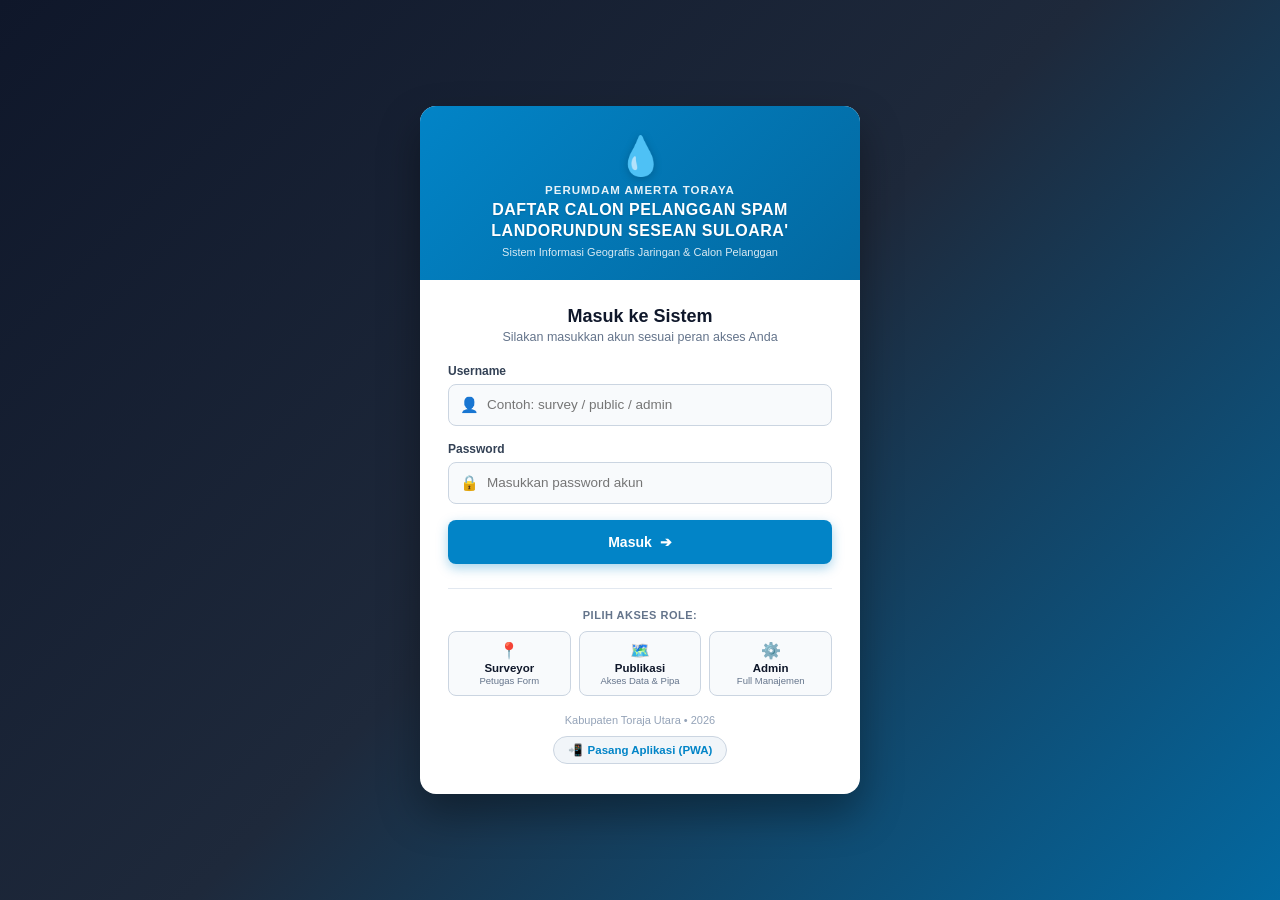
<file: cetak_data.html>
<!DOCTYPE html>
<html lang="id">
<head>
  <meta charset="UTF-8">
  <meta name="viewport" content="width=device-width, initial-scale=1.0">
  <title>Daftar Calon Pelanggan SPAM Landorundun Sesean Suloara'</title>

  <!-- Konfigurasi Project & Auth Guard -->
  <script src="js/config.js"></script>
  <script src="js/auth.js"></script>

  <!-- PWA & Mobile Web App Meta -->
  <link rel="manifest" href="manifest.json" />
  <meta name="theme-color" content="#0284c7" />
  <meta name="apple-mobile-web-app-capable" content="yes" />
  <meta name="apple-mobile-web-app-status-bar-style" content="default" />
  <meta name="apple-mobile-web-app-title" content="SPAM Landorundun" />

  <!-- Icons & Favicon -->
  <link rel="icon" type="image/svg+xml" href="assets/icons/icon.svg" />
  <link rel="icon" type="image/png" sizes="32x32" href="assets/icons/favicon-32x32.png" />
  <link rel="icon" type="image/png" sizes="16x16" href="assets/icons/favicon-16x16.png" />
  <link rel="apple-touch-icon" sizes="180x180" href="assets/icons/apple-touch-icon.png" />

  <!-- Open Graph (Facebook, WhatsApp, Telegram, LinkedIn) -->
  <meta property="og:type" content="website" />
  <meta property="og:title" content="Daftar Calon Pelanggan SPAM Landorundun Sesean Suloara' — PERUMDAM Amerta Toraya" />
  <meta property="og:description" content="Sistem Informasi Geografis (GIS) pemetaan sebaran calon pelanggan, analisis elevasi topografi, dan rute pipa distribusi air minum PERUMDAM Amerta Toraya." />
  <meta property="og:image" content="assets/icons/og-image.png" />
  <meta property="og:image:type" content="image/png" />
  <meta property="og:image:width" content="1200" />
  <meta property="og:image:height" content="630" />
  <meta property="og:image:alt" content="Daftar Calon Pelanggan SPAM Landorundun Sesean Suloara' — PERUMDAM Amerta Toraya" />

  <!-- Twitter Cards -->
  <meta name="twitter:card" content="summary_large_image" />
  <meta name="twitter:title" content="Daftar Calon Pelanggan SPAM Landorundun Sesean Suloara' — PERUMDAM Amerta Toraya" />
  <meta name="twitter:description" content="Sistem Informasi Geografis (GIS) pemetaan sebaran calon pelanggan, analisis elevasi topografi, dan rute pipa distribusi air minum PERUMDAM Amerta Toraya." />
  <meta name="twitter:image" content="assets/icons/og-image.png" />

  <!-- PWA Helper Script -->
  <script src="js/pwa.js" defer></script>

  <style>
    :root {
      --primary: #0284c7;
      --primary-hover: #0369a1;
      --bg: #f8fafc;
      --text: #1e293b;
      --text-muted: #64748b;
      --border: #cbd5e1;
    }

    * {
      box-sizing: border-box;
      margin: 0;
      padding: 0;
      font-family: -apple-system, BlinkMacSystemFont, "Segoe UI", Roboto, Arial, sans-serif;
    }

    body {
      background-color: var(--bg);
      color: var(--text);
      line-height: 1.5;
    }

    /* ==========================================
       NAVIGASI MENU
       ========================================== */
    .app-navbar {
      background: #ffffff;
      border-bottom: 1px solid #e2e8f0;
      padding: 0 16px;
      position: sticky;
      top: 0;
      z-index: 1000;
      box-shadow: 0 1px 4px rgba(0,0,0,0.04);
    }

    .nav-container {
      max-width: 1200px;
      margin: 0 auto;
      display: flex;
      justify-content: space-between;
      align-items: center;
      height: 56px;
    }

    .nav-brand {
      display: flex;
      align-items: center;
      gap: 8px;
      font-weight: 700;
      font-size: 16px;
      color: var(--primary);
    }

    .nav-links {
      display: flex;
      gap: 6px;
    }

    .nav-item {
      text-decoration: none;
      padding: 8px 14px;
      border-radius: 8px;
      font-size: 13px;
      font-weight: 600;
      color: #64748b;
      transition: all 0.15s ease;
      display: flex;
      align-items: center;
      gap: 6px;
    }

    .nav-item:hover {
      color: var(--primary);
      background-color: #f1f5f9;
    }

    .nav-item.active {
      color: var(--primary);
      background-color: #e0f2fe;
    }

    /* ==========================================
       KONTROL ATAS (HANYA LAYAR)
       ========================================== */
    .controls-bar {
      max-width: 1200px;
      margin: 20px auto 14px auto;
      padding: 0 16px;
      display: flex;
      flex-wrap: wrap;
      justify-content: space-between;
      align-items: center;
      gap: 12px;
    }

    .realtime-indicator {
      display: flex;
      align-items: center;
      gap: 8px;
      font-size: 13px;
      color: var(--text-muted);
    }

    .pulse-dot {
      width: 8px;
      height: 8px;
      background: #22c55e;
      border-radius: 50%;
      animation: pulseAnim 2s infinite;
    }

    @keyframes pulseAnim {
      0%, 100% { opacity: 1; transform: scale(1); }
      50% { opacity: 0.35; transform: scale(0.85); }
    }

    .action-buttons {
      display: flex;
      gap: 8px;
    }

    .btn {
      display: inline-flex;
      align-items: center;
      gap: 6px;
      padding: 8px 16px;
      border-radius: 8px;
      font-size: 13px;
      font-weight: 600;
      cursor: pointer;
      border: 1.5px solid transparent;
      transition: all 0.15s ease;
    }

    .btn-refresh {
      background: #ffffff;
      border-color: var(--border);
      color: var(--text);
    }
    .btn-refresh:hover {
      border-color: var(--primary);
      color: var(--primary);
    }

    .btn-csv {
      background: #059669;
      color: #ffffff;
    }
    .btn-csv:hover {
      background: #047857;
    }

    .btn-print {
      background: var(--primary);
      color: #ffffff;
    }
    .btn-print:hover {
      background: var(--primary-hover);
    }

    /* ==========================================
       FILTER PENCARIAN (HANYA LAYAR)
       ========================================== */
    .filter-bar {
      max-width: 1200px;
      margin: 0 auto 16px auto;
      padding: 0 16px;
      display: flex;
      gap: 10px;
      flex-wrap: wrap;
    }

    .filter-input {
      flex: 1;
      min-width: 260px;
      padding: 9px 14px;
      border: 1.5px solid var(--border);
      border-radius: 8px;
      font-size: 13px;
      background: #ffffff;
      color: var(--text);
      outline: none;
      transition: border-color 0.15s;
    }
    .filter-input:focus {
      border-color: var(--primary);
    }

    .filter-select {
      padding: 9px 14px;
      border: 1.5px solid var(--border);
      border-radius: 8px;
      font-size: 13px;
      background: #ffffff;
      color: var(--text);
      outline: none;
      cursor: pointer;
    }

    /* ==========================================
       RINGKASAN DATA
       ========================================== */
    .data-summary {
      display: flex;
      gap: 12px;
      margin-bottom: 16px;
      flex-wrap: wrap;
    }

    .summary-card {
      background: #f0f9ff;
      border: 1px solid #bae6fd;
      border-radius: 8px;
      padding: 8px 16px;
      font-size: 12.5px;
      color: #0369a1;
    }

    .summary-card strong {
      color: var(--primary);
      font-size: 17px;
      display: block;
    }

    /* ==========================================
       LEMBAR KERTAS CETAK
       ========================================== */
    .paper-container {
      max-width: 1200px;
      margin: 0 auto 40px auto;
      padding: 0 16px;
    }

    .sheet-paper {
      background: #ffffff;
      border: 1px solid var(--border);
      border-radius: 10px;
      padding: 24px 28px;
      box-shadow: 0 2px 8px rgba(0,0,0,0.06);
    }

    /* Kop Laporan Resmi */
    .report-header {
      text-align: center;
      padding-bottom: 14px;
      border-bottom: 2.5px solid #0f172a;
      margin-bottom: 16px;
    }

    .report-header h1 {
      font-size: 16px;
      font-weight: 900;
      text-transform: uppercase;
      color: #0f172a;
      letter-spacing: 0.5px;
      line-height: 1.3;
    }

    .report-header .instansi {
      font-size: 13.5px;
      font-weight: 800;
      color: #0284c7;
      margin-top: 4px;
      text-transform: uppercase;
    }

    .report-header h2 {
      font-size: 11.5px;
      font-weight: 600;
      color: #64748b;
      margin-top: 3px;
    }

    /* ==========================================
       TABEL DATA
       ========================================== */
    .table-wrapper {
      width: 100%;
      overflow-x: auto;
    }

    .print-table {
      width: 100%;
      border-collapse: collapse;
      font-size: 12px;
    }

    .print-table th {
      background: #e2e8f0;
      color: #1e293b;
      font-weight: 700;
      padding: 9px 10px;
      text-align: left;
      border: 1px solid #cbd5e1;
      font-size: 11.5px;
    }

    .print-table td {
      padding: 8px 10px;
      border: 1px solid #e2e8f0;
      vertical-align: top;
    }

    .print-table tr:nth-child(even) td {
      background-color: #f8fafc;
    }

    .print-table tr:hover td {
      background-color: #f0f9ff;
    }

    .col-center {
      text-align: center;
    }

    .mono {
      font-family: 'Courier New', Courier, monospace;
      font-size: 11px;
    }

    .status-box {
      text-align: center;
      padding: 24px;
      color: #64748b;
      font-style: italic;
    }


    /* ==========================================
       PRINT STYLES (CETAK DOKUMEN LAPORAN)
       ========================================== */
    @media print {
      @page {
        size: A4 landscape;
        margin: 12mm 10mm;
      }

      *, *::before, *::after {
        -webkit-print-color-adjust: exact !important;
        print-color-adjust: exact !important;
      }

      .no-print,
      .app-navbar,
      .controls-bar,
      .filter-bar,
      .data-summary {
        display: none !important;
      }

      body {
        background: #ffffff !important;
      }

      .paper-container {
        max-width: 100% !important;
        margin: 0 !important;
        padding: 0 !important;
      }

      .sheet-paper {
        border: none !important;
        border-radius: 0 !important;
        box-shadow: none !important;
        padding: 0 !important;
      }

      .report-header {
        margin-bottom: 12px !important;
        padding-bottom: 8px !important;
      }

      .report-header h1 {
        font-size: 13.5px !important;
      }

      .report-header .instansi {
        font-size: 12px !important;
      }

      .report-header h2 {
        font-size: 10px !important;
      }

      .table-wrapper {
        width: 100% !important;
      }

      .print-table {
        page-break-inside: auto !important;
        font-size: 10px !important;
        width: 100% !important;
      }

      .print-table thead {
        display: table-header-group !important; /* Header berulang di setiap lembar */
      }

      .print-table tr {
        page-break-inside: avoid !important;
        page-break-after: auto !important;
      }

      .print-table th {
        background-color: #e2e8f0 !important;
        font-size: 10px !important;
        padding: 5px 7px !important;
        border: 1px solid #94a3b8 !important;
      }

      .print-table td {
        padding: 5px 7px !important;
        font-size: 9.5px !important;
        border: 1px solid #cbd5e1 !important;
      }

      .print-table tr:nth-child(even) td {
        background-color: #f8fafc !important;
      }

    }
  </style>
</head>
<body>

  <!-- Navigasi Menu Header -->
  <nav class="app-navbar no-print">
    <div class="nav-container">
      <div class="nav-brand">
        <span>💧</span>
        <span>PERUMDAM Amerta Toraya</span>
      </div>
      <div class="nav-links">
        <a href="index.html" class="nav-item">
          <span>📍</span> Form &amp; Peta
        </a>
        <a href="cetak_peta.html" class="nav-item">
          <span>🗺️</span> Cetak Peta
        </a>
        <a href="cetak_data.html" class="nav-item active">
          <span>📋</span> Cetak Data Pelanggan
        </a>
        <a href="cetak_pipa.html" class="nav-item">
          <span>🔧</span> Cetak Data Pipa
        </a>
      </div>
    </div>
  </nav>

  <!-- Kontrol Aksi Layar -->
  <div class="controls-bar no-print">
    <div class="realtime-indicator">
      <div class="pulse-dot"></div>
      <span id="syncStatus">Menghubungi Google Spreadsheet...</span>
    </div>
    <div class="action-buttons">
      <button type="button" class="btn btn-refresh" onclick="loadRealtimeData()">
        <span>🔄</span> Muat Ulang Data
      </button>
      <button type="button" class="btn btn-csv" onclick="downloadCsvQgis()" title="Download file CSV koordinat untuk diimpor ke QGIS">
        <span>📥</span> Download CSV (QGIS)
      </button>
      <button type="button" class="btn btn-print" onclick="window.print()">
        <span>🖨️</span> Cetak / Simpan PDF
      </button>
    </div>
  </div>

  <!-- Filter Pencarian -->
  <div class="filter-bar no-print">
    <input type="text" id="searchInput" class="filter-input"
      placeholder="🔍 Cari nama pelanggan, NIK, WhatsApp, atau alamat..."
      oninput="filterData()">
    <select id="filterKlasifikasi" class="filter-select" onchange="filterData()">
      <option value="">Semua Klasifikasi</option>
      <option value="Rumah Tangga">Rumah Tangga</option>
      <option value="Niaga">Niaga</option>
      <option value="Sosial">Sosial</option>
      <option value="Instansi">Instansi</option>
      <option value="Industri">Industri</option>
    </select>
  </div>

  <!-- Area Cetak Tabel Laporan -->
  <div class="paper-container">
    <div class="sheet-paper">

      <!-- Ringkasan Data (Hanya Layar) -->
      <div class="data-summary no-print" id="dataSummary" style="display: none;">
        <div class="summary-card">
          <strong id="summaryTotal">0</strong> Total Calon Pelanggan
        </div>
        <div class="summary-card">
          <strong id="summaryRumah">0</strong> Rumah Tangga
        </div>
        <div class="summary-card">
          <strong id="summaryNiaga">0</strong> Niaga / Instansi / Sosial
        </div>
      </div>

      <!-- Kop Laporan Resmi -->
      <div class="report-header">
        <h1>DAFTAR CALON PELANGGAN SPAM LANDORUNDUN SESEAN SULOARA'</h1>
        <div class="instansi">PERUMDAM Amerta Toraya</div>
        <h2>Data Calon Pelanggan Sambungan Baru &bull; Kabupaten Toraja Utara</h2>
      </div>

      <!-- Tabel Data -->
      <div class="table-wrapper">
        <table class="print-table">
          <thead>
            <tr>
              <th style="width: 35px;" class="col-center">No</th>
              <th style="width: 145px;" class="col-center">Koordinat (Lat, Lng)</th>
              <th style="width: 160px;">Nama Lengkap</th>
              <th style="width: 125px;" class="col-center">Nomor KTP / NIK</th>
              <th style="width: 110px;" class="col-center">No. WhatsApp</th>
              <th>Alamat Lengkap</th>
              <th style="width: 130px;">Peruntukan</th>
              <th style="width: 120px;">Klasifikasi</th>
              <th style="width: 120px;" class="col-center">Sumber Data</th>
            </tr>
          </thead>
          <tbody id="tableBody">
            <tr>
              <td colspan="9" class="status-box">Sedang memuat data dari Google Spreadsheet...</td>
            </tr>
          </tbody>
        </table>
      </div>


    </div>
  </div>

  <!-- Inisialisasi Script Laporan -->
  <script>
    let allData = [];

    /* ------------------------------------------------------------
       Pengambilan Data Realtime dari Google Apps Script
    ------------------------------------------------------------ */
    function loadRealtimeData() {
      const syncStatus = document.getElementById('syncStatus');
      const tbody = document.getElementById('tableBody');

      syncStatus.innerText = "Menghubungi Google Spreadsheet...";
      tbody.innerHTML = `<tr><td colspan="9" class="status-box">Sedang menyinkronkan data realtime...</td></tr>`;

      const scriptUrl = CONFIG.SCRIPT_URL;

      if (!scriptUrl || scriptUrl.includes("ISI_DENGAN_GOOGLE")) {
        tbody.innerHTML = `<tr><td colspan="9" class="status-box" style="color:#ef4444;">URL Google Apps Script belum disetel di js/config.js</td></tr>`;
        syncStatus.innerText = "URL Apps Script belum disetel";
        return;
      }

      fetch(scriptUrl)
        .then(res => {
          if (!res.ok) throw new Error("HTTP " + res.status);
          return res.json();
        })
        .then(res => {
          const rows = Array.isArray(res) ? res :
                       (res.status === 'success' && Array.isArray(res.data)) ? res.data :
                       (Array.isArray(res.data) ? res.data : []);

          allData = rows;
          renderTable(allData);
          updateSummary(allData);
          syncStatus.innerText = `Tersambung ke Google Spreadsheet (${allData.length} data realtime)`;
        })
        .catch(err => {
          console.warn("Gagal memuat data dari Spreadsheet:", err);
          syncStatus.innerText = "Gagal terhubung ke Google Spreadsheet";
          if (allData.length === 0) {
            renderTable([]);
          }
        });
    }

    /* ------------------------------------------------------------
       Normalisasi & Sanitasi Koordinat GPS (Perbaiki Titik Hilang)
    ------------------------------------------------------------ */
    function sanitizeCoordinate(val, type) {
      if (val === null || val === undefined || val === '') return '';
      let clean = String(val).replace(/^'/, '').trim().replace(',', '.');
      let num = parseFloat(clean);
      if (isNaN(num)) return clean;

      // Jika berupa integer besar tanpa desimal karena tanda titik terhapus oleh spreadsheet (locale Indonesia)
      // Input form menggunakan .toFixed(6), sehingga nilainya tergeser 10^6
      if (!clean.includes('.') && Math.abs(num) > 1000) {
        num = num / 1000000;
      }
      return num.toFixed(6);
    }

    /* ------------------------------------------------------------
       Render Baris Tabel Data
    ------------------------------------------------------------ */
    function renderTable(data) {
      const tbody = document.getElementById('tableBody');

      if (!data || data.length === 0) {
        tbody.innerHTML = `<tr><td colspan="9" class="status-box">Belum ada data pendaftaran yang tercatat di Google Spreadsheet.</td></tr>`;
        return;
      }

      tbody.innerHTML = '';
      data.forEach((row, index) => {
        const noUrut = row.no || (index + 1);
        const rawLat = row.latitude !== undefined ? row.latitude : (row.lat || '');
        const rawLng = row.longitude !== undefined ? row.longitude : (row.lng || '');
        const lat = sanitizeCoordinate(rawLat, 'lat') || '-';
        const lng = sanitizeCoordinate(rawLng, 'lng') || '-';

        const tr = document.createElement('tr');
        tr.innerHTML = `
          <td class="col-center"><strong>${noUrut}</strong></td>
          <td class="mono col-center">${lat}, ${lng}</td>
          <td><strong>${escapeHtml(row.nama || '-')}</strong></td>
          <td class="mono col-center">${escapeHtml(row.nik || '-')}</td>
          <td class="mono col-center">${escapeHtml(row.whatsapp || '-')}</td>
          <td>${escapeHtml(row.alamat || '-')}</td>
          <td>${escapeHtml(row.peruntukan || '-')}</td>
          <td>${escapeHtml(row.klasifikasi || '-')}</td>
          <td class="col-center" style="font-weight:600;font-size:11px;color:#0369a1;">${escapeHtml(row.sumber || row.petugas || 'Surveyor')}</td>
        `;
        tbody.appendChild(tr);
      });
    }

    /* ------------------------------------------------------------
       Update Kartu Ringkasan Data
    ------------------------------------------------------------ */
    function updateSummary(data) {
      const total = data.length;
      const rumah = data.filter(d => d.klasifikasi && d.klasifikasi.toLowerCase().includes('rumah')).length;
      const lainnya = total - rumah;

      document.getElementById('summaryTotal').innerText = total;
      document.getElementById('summaryRumah').innerText = rumah;
      document.getElementById('summaryNiaga').innerText = lainnya;

      const summaryEl = document.getElementById('dataSummary');
      if (summaryEl) summaryEl.style.display = 'flex';
    }

    /* ------------------------------------------------------------
       Filter Pencarian & Klasifikasi
    ------------------------------------------------------------ */
    function filterData() {
      const query = (document.getElementById('searchInput').value || '').toLowerCase().trim();
      const klasifikasi = (document.getElementById('filterKlasifikasi').value || '').toLowerCase();

      const filtered = allData.filter(item => {
        const matchQuery = !query ||
          (item.nama && item.nama.toLowerCase().includes(query)) ||
          (item.nik && item.nik.toLowerCase().includes(query)) ||
          (item.whatsapp && item.whatsapp.toLowerCase().includes(query)) ||
          (item.alamat && item.alamat.toLowerCase().includes(query)) ||
          (item.sumber && item.sumber.toLowerCase().includes(query));

        const matchKlasifikasi = !klasifikasi ||
          (item.klasifikasi && item.klasifikasi.toLowerCase().includes(klasifikasi));

        return matchQuery && matchKlasifikasi;
      });

      renderTable(filtered);
    }

    /* ------------------------------------------------------------
       Download CSV Standar untuk QGIS (EPSG:4326 WGS 84)
    ------------------------------------------------------------ */
    function downloadCsvQgis() {
      if (!allData || allData.length === 0) {
        alert("Belum ada data pendaftaran yang dapat diunduh.");
        return;
      }

      // Header kolom: Latitude & Longitude otomatis dikenali sebagai Y & X oleh QGIS
      const headers = [
        "No",
        "Latitude",
        "Longitude",
        "Nama_Lengkap",
        "NIK",
        "No_WhatsApp",
        "Alamat",
        "Peruntukan",
        "Klasifikasi",
        "Sumber_Data"
      ];

      const csvRows = [headers.join(",")];

      allData.forEach((row, index) => {
        const noUrut = row.no || (index + 1);
        const rawLat = row.latitude !== undefined ? row.latitude : (row.lat || '');
        const rawLng = row.longitude !== undefined ? row.longitude : (row.lng || '');
        const lat = sanitizeCoordinate(rawLat, 'lat');
        const lng = sanitizeCoordinate(rawLng, 'lng');

        const values = [
          noUrut,
          lat,
          lng,
          escapeCsvValue(row.nama || ''),
          escapeCsvValue(row.nik || ''),
          escapeCsvValue(row.whatsapp || ''),
          escapeCsvValue(row.alamat || ''),
          escapeCsvValue(row.peruntukan || ''),
          escapeCsvValue(row.klasifikasi || ''),
          escapeCsvValue(row.sumber || row.petugas || 'Surveyor')
        ];

        csvRows.push(values.join(","));
      });

      // Tambahkan BOM UTF-8 (\uFEFF) agar terbaca sempurna di QGIS & Excel Windows
      const csvString = "\uFEFF" + csvRows.join("\r\n");
      const blob = new Blob([csvString], { type: "text/csv;charset=utf-8;" });

      const now = new Date();
      const dateStr = now.toISOString().slice(0, 10);
      const filename = `data_pelanggan_qgis_${dateStr}.csv`;

      const link = document.createElement("a");
      const url = URL.createObjectURL(blob);
      link.setAttribute("href", url);
      link.setAttribute("download", filename);
      link.style.visibility = "hidden";
      document.body.appendChild(link);
      link.click();
      document.body.removeChild(link);
      URL.revokeObjectURL(url);
    }

    function escapeCsvValue(val) {
      const str = String(val).replace(/"/g, '""');
      if (str.includes(",") || str.includes("\n") || str.includes("\r") || str.includes('"')) {
        return `"${str}"`;
      }
      return str;
    }

    /* ------------------------------------------------------------
       Sanitasi HTML sederhana untuk keamanan
    ------------------------------------------------------------ */
    function escapeHtml(str) {
      if (!str) return '';
      return String(str)
        .replace(/&/g, '&amp;')
        .replace(/</g, '&lt;')
        .replace(/>/g, '&gt;')
        .replace(/"/g, '&quot;');
    }

    /* ------------------------------------------------------------
       Inisialisasi Halaman
    ------------------------------------------------------------ */
    document.addEventListener('DOMContentLoaded', () => {
      loadRealtimeData();
    });
  </script>

</body>
</html>
</file>
